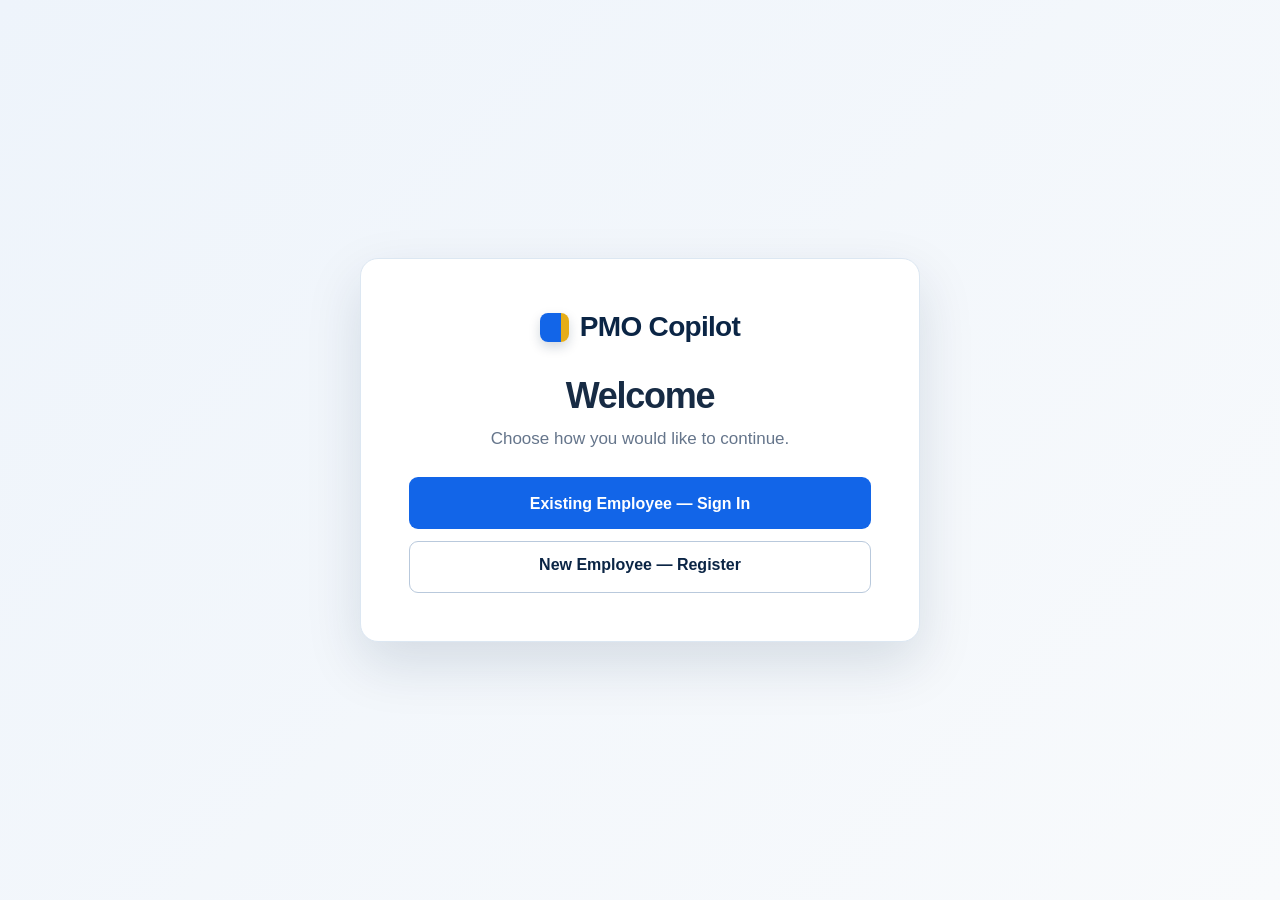
<file: index.html>
<!doctype html>
<html lang="en">
<head>
  <meta charset="utf-8">
  <meta name="viewport" content="width=device-width, initial-scale=1">
  <meta name="description" content="PMO Copilot secure employee and project portal">
  <title>PMO Copilot</title>
  <script>
    const releaseQuery = window.location.search || '?release=96b8d7f';
    const destination = `admin-portal.html${releaseQuery}${window.location.hash}`;
    window.location.replace(destination);
  </script>
</head>
<body>
  <p>Opening <a id="portal-link" href="admin-portal.html">PMO Copilot Portal</a>…</p>
  <script>document.getElementById('portal-link').href = destination;</script>
</body>
</html>
</file>
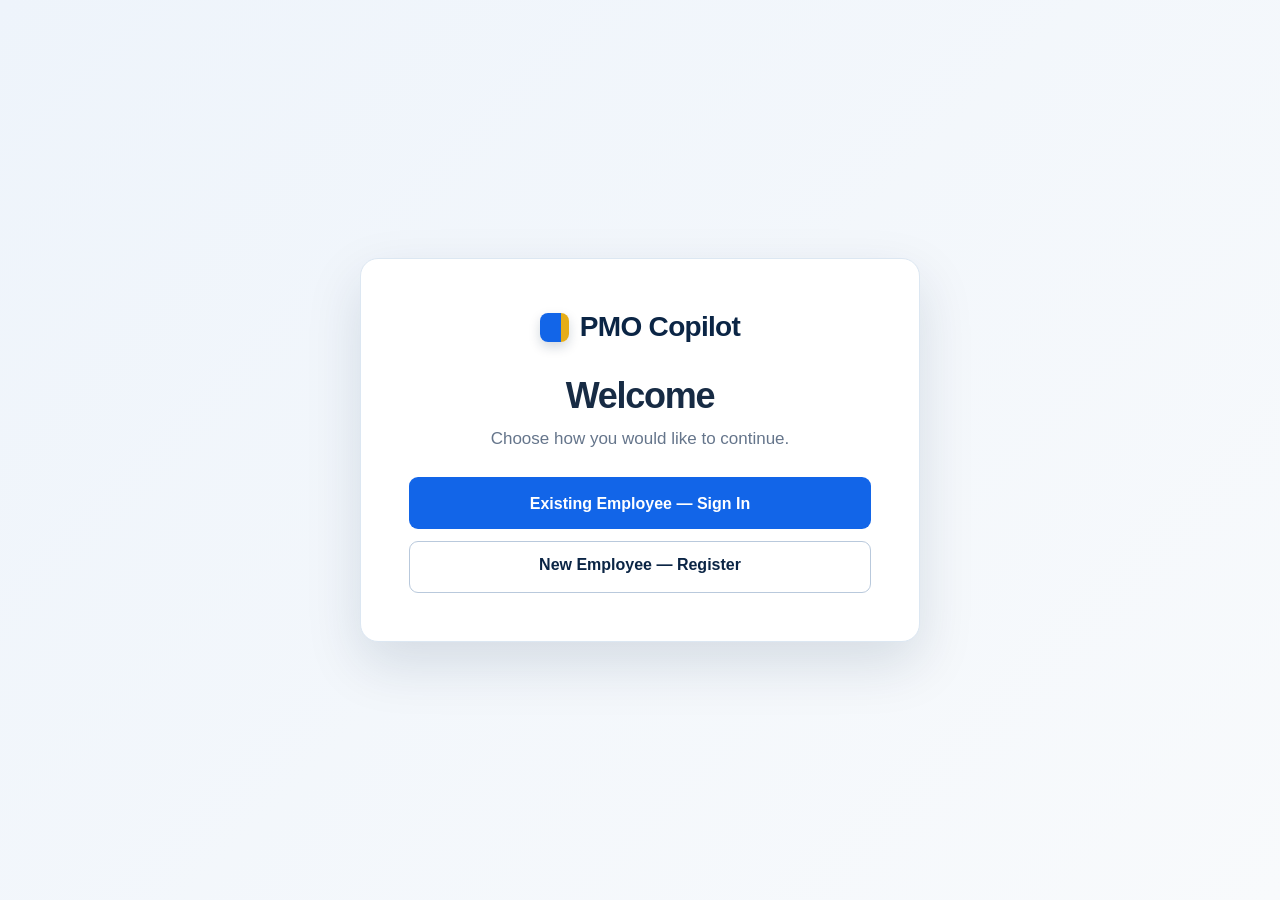
<file: admin-portal.html>
<!doctype html>
<html lang="en">
<head>
  <meta charset="utf-8">
  <meta name="viewport" content="width=device-width,initial-scale=1">
  <title>PMO Copilot Portal</title>
  <link rel="stylesheet" href="portal.css?v=13">
</head>
<body>
  <main id="auth-shell">
    <section id="landing" class="auth-page"><div class="auth-card">
      <div class="wordmark"><span class="brand-mark"></span>PMO Copilot</div>
      <h1>Welcome</h1><p class="auth-intro">Choose how you would like to continue.</p>
      <div class="auth-actions"><button id="show-login">Existing Employee — Sign In</button><a class="button-link secondary" href="PMO-Copilot-Employee-Registration-v2.html">New Employee — Register</a></div>
    </div></section>
    <section id="login" class="auth-page hidden"><div class="auth-card">
      <div class="wordmark"><span class="brand-mark"></span>PMO Copilot</div>
      <h1>Sign in</h1><p class="auth-intro">Use the Employee ID issued during registration and your password.</p>
      <label class="field-label" for="employee-id">Employee ID</label><input id="employee-id" placeholder="PMO-2026-0001" autocomplete="username">
      <label class="field-label" for="password">Password</label><div class="password-wrap"><input id="password" type="password" autocomplete="current-password"><button class="toggle-password" type="button" data-toggle="password">Show</button></div>
      <div class="auth-actions"><button id="sign-in">Sign in</button><button class="secondary" id="forgot">Forgot password?</button></div>
      <div class="recovery-panel hidden" id="recovery-panel"><label class="field-label" for="recovery-email">Work email</label><input id="recovery-email" type="email" autocomplete="email" placeholder="name@company.com"><button id="send-recovery" type="button">Send password reset link</button></div>
      <p id="login-message" class="notice hidden"></p><button class="auth-back" id="back-login" type="button">← Back</button>
    </div></section>
    <section id="create-password" class="auth-page hidden"><div class="auth-card">
      <div class="wordmark"><span class="brand-mark"></span>PMO Copilot</div>
      <h1 id="password-title">Create your password</h1><p class="auth-intro" id="password-welcome">Set a password to complete your account setup.</p><p class="helper" id="password-employee-id" hidden></p>
      <label class="field-label" for="new-password">New password</label><div class="password-wrap"><input id="new-password" type="password" autocomplete="new-password"><button class="toggle-password" type="button" data-toggle="new-password">Show</button></div><p class="strength" id="password-strength">Use at least 8 characters, including a number and a symbol.</p>
      <label class="field-label" for="confirm-password">Confirm password</label><div class="password-wrap"><input id="confirm-password" type="password" autocomplete="new-password"><button class="toggle-password" type="button" data-toggle="confirm-password">Show</button></div>
      <button id="create-password-submit" type="button">Create password &amp; continue</button><p id="password-message" class="notice hidden"></p><button class="auth-back" id="back-create-password" type="button">← Back to sign in</button>
    </div></section>
    <section id="pending" class="auth-page hidden"><div class="auth-card wide-auth">
      <div class="wordmark"><span class="brand-mark"></span>PMO Copilot</div><h1>Account pending approval</h1><p class="auth-intro">Your account is awaiting PMO administrator approval. Project and workforce data remain unavailable until access is activated.</p><button class="auth-back" id="back-pending" type="button">← Back</button>
    </div></section>
  </main>

  <div id="portal" class="portal hidden">
    <header class="topbar">
      <div class="wordmark portal-wordmark"><span class="brand-mark"></span>PMO Copilot</div>
      <div class="top-actions"><button class="icon-button" aria-label="Notifications">●</button><div class="user-chip"><span class="avatar" id="admin-avatar">PU</span><span><strong id="header-name">PMO User</strong><small id="header-role">Administrator</small></span></div><button class="logout-button" id="logout">Log out</button></div>
    </header>
    <aside class="sidebar" aria-label="Portal navigation">
      <button class="nav-item active" data-view="overview"><span>⌂</span>Overview</button>
      <button class="nav-item" data-view="weekly"><span>✎</span>Weekly Update</button>
      <button class="nav-item" data-view="approvals"><span>▣</span>Approval Requests <b class="nav-badge" id="approval-badge">0</b></button>
      <button class="nav-item" data-view="accounts"><span>♙</span>Accounts</button>
      <button class="nav-item" data-view="employees"><span>♟</span>Employees</button>
      <button class="nav-item" data-view="projects"><span>▱</span>Projects</button>
      <button class="nav-item" data-view="reports"><span>▥</span>Reports</button>
      <div class="sidebar-note"><strong>PMO Copilot</strong><small>Secure, role-based project workspace.</small></div>
    </aside>
    <main class="content">
      <div id="global-message" class="notice hidden"></div>
      <section class="portal-view" data-view-panel="overview"><div class="page-head"><div><h1>Overview</h1><p>Account, workforce, and project health at a glance.</p></div><button class="secondary" data-open-view="reports">Create portfolio report</button></div><div id="overview-content"></div></section>
      <section class="portal-view hidden" data-view-panel="approvals"><div class="page-head"><div><h1>Approval Requests</h1><p>Review employee details, assignments, and access before activation.</p></div></div><div id="approval-content"></div></section>
      <section class="portal-view hidden" data-view-panel="accounts"><div class="page-head"><div><h1>Accounts</h1><p>Account access is kept separate from employee availability and project health.</p></div></div><div id="accounts-content"></div></section>
      <section class="portal-view hidden" data-view-panel="employees"><div class="page-head"><div><h1>Employees</h1><p>Availability and update compliance for authorized PMO review.</p></div></div><div id="employees-content"></div></section>
      <section class="portal-view hidden" data-view-panel="projects"><div class="page-head"><div><h1>Projects</h1><p>Responsible engineer, latest update, and delivery status.</p></div></div><div id="projects-content"></div></section>
      <section class="portal-view hidden" data-view-panel="reports"><div class="page-head"><div><h1>Reports</h1><p>Build an on-demand portfolio report and share it with a manager.</p></div></div><div id="reports-content"></div></section>
      <section class="portal-view hidden" data-view-panel="weekly"><div class="page-head"><div><h1>Weekly Update</h1><p>Submit a structured update for an assigned project.</p></div></div><div id="weekly-content"></div></section>
    </main>
  </div>
  <dialog id="review-dialog"><form method="dialog" class="dialog-card"><button class="dialog-close" value="cancel" aria-label="Close">×</button><div id="review-dialog-content"></div></form></dialog>
  <dialog id="work-status-dialog"><form method="dialog" class="dialog-card"><button class="dialog-close" value="cancel" aria-label="Close">×</button><div id="work-status-dialog-content"></div></form></dialog>
  <script type="module" src="portal.js?v=14"></script>
</body>
</html>
</file>
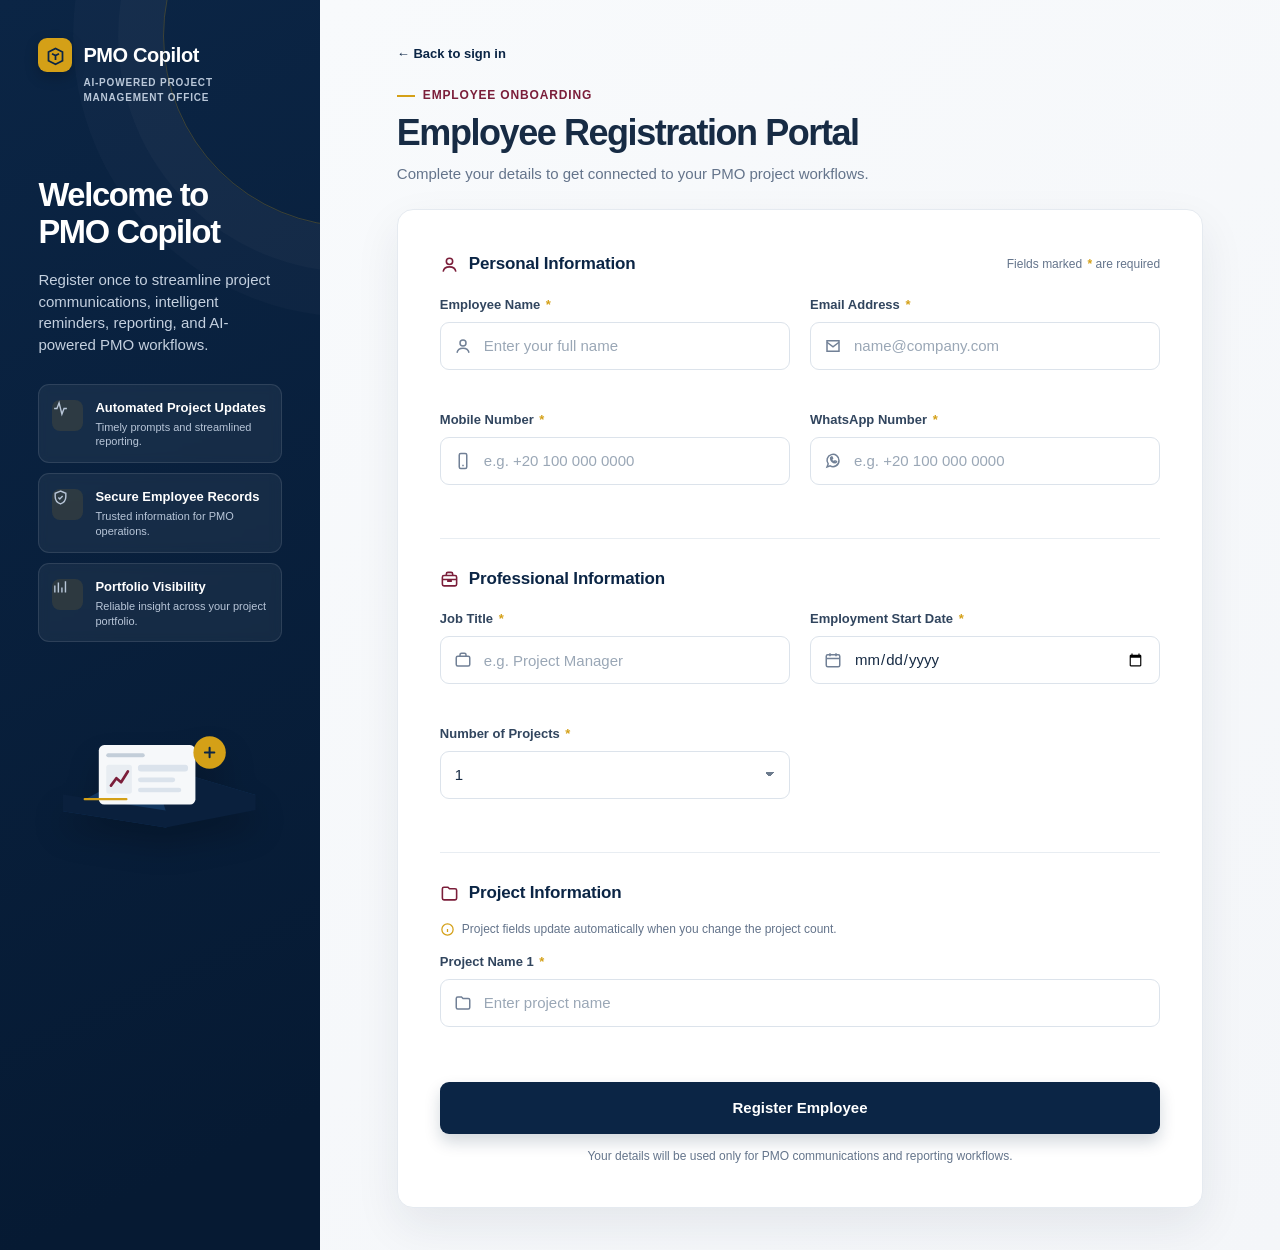
<file: PMO-Copilot-Employee-Registration-v2.html>
<!doctype html>
<html lang="en">
<head>
  <meta charset="utf-8">
  <meta name="viewport" content="width=device-width, initial-scale=1">
  <meta name="description" content="PMO Copilot employee registration portal">
  <title>Employee Registration Portal | PMO Copilot</title>
  <style>
    :root { --navy:#0b2545; --navy-deep:#061a33; --burgundy:#7b1e3a; --gold:#d4a017; --ink:#172b44; --muted:#64748b; --line:#dce3eb; --soft:#f5f7fa; --white:#fff; --danger:#b42318; --success:#147a52; --radius:12px; }
    * { box-sizing:border-box; }
    html { min-width:320px; }
    body { margin:0; min-height:100vh; color:var(--ink); background:var(--soft); font-family:Inter, "Segoe UI", Roboto, Arial, sans-serif; font-size:15px; line-height:1.45; }
    button, input, select { font:inherit; }
    button { cursor:pointer; }
    .page { display:grid; grid-template-columns:minmax(280px, 25%) 1fr; min-height:100vh; }
    .brand-panel { position:relative; overflow:hidden; padding:38px clamp(28px, 3vw, 52px); color:#fff; background:linear-gradient(155deg, var(--navy) 0%, var(--navy-deep) 90%); }
    .brand-panel::after { content:""; position:absolute; width:380px; height:380px; top:-155px; right:-225px; border:1px solid rgba(212,160,23,.25); border-radius:50%; box-shadow:0 0 0 45px rgba(255,255,255,.025), 0 0 0 90px rgba(255,255,255,.018); }
    .brand { position:relative; z-index:1; display:flex; align-items:center; gap:11px; font-size:20px; font-weight:750; letter-spacing:-.02em; }
    .brand-mark { display:grid; place-items:center; width:34px; height:34px; color:var(--navy); background:var(--gold); border-radius:9px; box-shadow:0 5px 14px rgba(0,0,0,.22); }
    .brand-mark svg { width:21px; height:21px; }
    .eyebrow { margin:4px 0 0 45px; color:#b8c6d8; font-size:10px; font-weight:650; letter-spacing:.08em; text-transform:uppercase; }
    .intro { position:relative; z-index:1; margin-top:72px; }
    .intro h1 { max-width:300px; margin:0; font-size:clamp(30px, 2.55vw, 42px); line-height:1.13; letter-spacing:-.04em; }
    .intro > p { max-width:330px; margin:18px 0 28px; color:#c4d0df; font-size:15px; }
    .features { display:grid; gap:10px; }
    .feature { display:flex; gap:12px; align-items:flex-start; padding:13px; border:1px solid rgba(255,255,255,.1); border-radius:11px; background:rgba(255,255,255,.055); backdrop-filter:blur(5px); }
    .feature-icon { display:grid; flex:0 0 auto; place-items:center; width:31px; height:31px; color:var(--gold); border-radius:8px; background:rgba(212,160,23,.12); }
    .feature svg { width:17px; height:17px; }
    .feature strong { display:block; margin-top:1px; font-size:13px; }
    .feature span { display:block; margin-top:2px; color:#b8c6d8; font-size:11px; line-height:1.35; }
    .illustration { position:relative; z-index:1; width:min(100%, 310px); margin:clamp(32px, 8vh, 92px) auto 0; }
    .illustration svg { display:block; width:100%; height:auto; filter:drop-shadow(0 18px 15px rgba(0,0,0,.2)); }
    .form-area { display:flex; justify-content:center; padding:42px clamp(24px, 6vw, 104px); background:linear-gradient(135deg, #f8fafc, #f4f6f9); }
    .form-shell { width:min(100%, 960px); }
    .form-header { margin:3px 0 25px; }
    .return-portal { display:inline-flex; align-items:center; margin:0 0 20px; color:var(--navy); font-size:13px; font-weight:700; text-decoration:none; }
    .return-portal:hover { color:var(--burgundy); text-decoration:underline; }
    .form-header .portal-label { display:flex; align-items:center; gap:8px; margin-bottom:8px; color:var(--burgundy); font-size:12px; font-weight:750; letter-spacing:.07em; text-transform:uppercase; }
    .portal-label::before { width:18px; height:2px; background:var(--gold); content:""; }
    .form-header h2 { margin:0; font-size:clamp(27px, 3vw, 36px); letter-spacing:-.04em; line-height:1.15; }
    .form-header p { margin:9px 0 0; color:var(--muted); }
    .form-card { padding:clamp(24px, 4vw, 42px); border:1px solid #e5eaf0; border-radius:16px; background:var(--white); box-shadow:0 18px 45px rgba(22,43,69,.08); }
    .form-section + .form-section { margin-top:30px; padding-top:28px; border-top:1px solid #e8edf2; }
    .section-heading { display:flex; align-items:center; gap:10px; margin:0 0 19px; color:var(--navy); font-size:17px; font-weight:750; letter-spacing:-.01em; }
    .section-heading svg { width:19px; height:19px; color:var(--burgundy); }
    .section-heading small { margin-left:auto; color:var(--muted); font-size:12px; font-weight:500; letter-spacing:0; }
    .grid { display:grid; grid-template-columns:repeat(2, minmax(0, 1fr)); gap:18px 20px; }
    .field { min-width:0; }
    label { display:block; margin:0 0 7px; color:#31455e; font-size:13px; font-weight:680; }
    .required { margin-left:2px; color:var(--gold); font-weight:800; }
    .input-wrap { position:relative; }
    .input-icon { position:absolute; top:50%; left:14px; width:18px; height:18px; color:#718096; transform:translateY(-50%); pointer-events:none; transition:color .18s; }
    input, select { width:100%; height:48px; padding:0 14px; color:var(--ink); border:1px solid var(--line); border-radius:9px; outline:0; background:#fff; transition:border-color .18s, box-shadow .18s, background .18s; }
    .with-icon { padding-left:43px; }
    select { appearance:none; padding-right:42px; background-image:linear-gradient(45deg, transparent 50%, #6c7b8d 50%),linear-gradient(135deg, #6c7b8d 50%, transparent 50%); background-position:calc(100% - 19px) 20px,calc(100% - 14px) 20px; background-size:5px 5px,5px 5px; background-repeat:no-repeat; }
    input::placeholder { color:#9aa7b6; }
    input:hover, select:hover { border-color:#aebccb; }
    input:focus, select:focus { border-color:var(--burgundy); box-shadow:0 0 0 3px rgba(123,30,58,.12); }
    .field:focus-within .input-icon { color:var(--burgundy); }
    .field.invalid input, .field.invalid select { border-color:var(--danger); background:#fffafa; }
    .error { min-height:18px; margin:5px 0 0; color:var(--danger); font-size:11px; }
    .project-list { display:grid; gap:15px; }
    .project-field { animation:reveal .28s ease both; }
    @keyframes reveal { from { opacity:0; transform:translateY(-8px); } to { opacity:1; transform:translateY(0); } }
    .projects-note { display:flex; align-items:center; gap:7px; margin:-4px 0 15px; color:var(--muted); font-size:12px; }
    .projects-note svg { width:15px; height:15px; color:var(--gold); }
    .submit { width:100%; min-height:52px; margin-top:32px; color:#fff; border:0; border-radius:9px; background:var(--navy); font-weight:730; box-shadow:0 8px 16px rgba(11,37,69,.18); transition:transform .18s, background .18s, box-shadow .18s; }
    .submit:hover:not(:disabled) { background:#133967; transform:translateY(-1px); box-shadow:0 11px 20px rgba(11,37,69,.24); }
    .submit:active:not(:disabled) { transform:translateY(0); }
    .submit:focus-visible { outline:3px solid rgba(212,160,23,.7); outline-offset:3px; }
    .submit:disabled { cursor:wait; opacity:.82; }
    .submission-error { display:none; margin:14px 0 0; padding:11px 13px; color:var(--danger); border:1px solid rgba(180,35,24,.22); border-radius:8px; background:#fff7f6; font-size:13px; }
    .submission-error.visible { display:block; animation:reveal .22s ease; }
    .spinner { display:inline-block; width:15px; height:15px; margin-right:8px; vertical-align:-2px; border:2px solid rgba(255,255,255,.45); border-top-color:#fff; border-radius:50%; animation:spin .75s linear infinite; }
    @keyframes spin { to { transform:rotate(360deg); } }
    .form-note { margin:14px 0 0; color:var(--muted); font-size:12px; text-align:center; }
    .success { display:none; padding:50px 24px; text-align:center; }
    .success.visible { display:block; animation:reveal .35s ease; }
    .success-icon { display:grid; place-items:center; width:62px; height:62px; margin:0 auto 20px; color:#fff; border-radius:50%; background:var(--success); box-shadow:0 9px 22px rgba(20,122,82,.24); }
    .success-icon svg { width:32px; height:32px; }
    .success h3 { margin:0; color:var(--navy); font-size:25px; letter-spacing:-.03em; }
    .success p { max-width:440px; margin:11px auto 25px; color:var(--muted); }
    .new-registration { padding:11px 18px; color:var(--navy); border:1px solid #b8c4d1; border-radius:8px; background:#fff; font-weight:700; }
    .new-registration:hover { border-color:var(--navy); background:#f7f9fc; }
    [hidden] { display:none !important; }
    @media (max-width:900px) { .page { grid-template-columns:1fr; } .brand-panel { min-height:auto; padding-bottom:32px; } .intro { margin-top:42px; } .illustration { display:none; } .form-area { padding-top:38px; } }
    @media (max-width:560px) { .brand-panel { padding:26px 22px; } .intro { margin-top:34px; } .intro h1 { font-size:29px; } .features { grid-template-columns:1fr; } .form-area { padding:28px 16px; } .form-card { padding:23px 18px; border-radius:12px; } .grid { grid-template-columns:1fr; gap:14px; } .form-section + .form-section { margin-top:25px; padding-top:24px; } .section-heading small { display:none; } }
    @media (prefers-reduced-motion:reduce) { *,*::before,*::after { scroll-behavior:auto !important; animation-duration:.01ms !important; transition-duration:.01ms !important; } }
  </style>
</head>
<body>
  <main class="page">
    <aside class="brand-panel" aria-label="About PMO Copilot">
      <div class="brand"><span class="brand-mark" aria-hidden="true"><svg viewBox="0 0 24 24" fill="none" stroke="currentColor" stroke-width="2"><path d="M4 18V8l8-4 8 4v10l-8 4-8-4Z"/><path d="m8 10 4 2 4-2m-4 2v5"/></svg></span>PMO Copilot</div>
      <p class="eyebrow">AI-Powered Project Management Office</p>
      <section class="intro"><h1>Welcome to PMO Copilot</h1><p>Register once to streamline project communications, intelligent reminders, reporting, and AI-powered PMO workflows.</p>
        <div class="features">
          <div class="feature"><span class="feature-icon"><svg viewBox="0 0 24 24" fill="none" stroke="currentColor" stroke-width="2"><path d="M3 12h4l3-8 4 16 3-8h4"/></svg></span><div><strong>Automated Project Updates</strong><span>Timely prompts and streamlined reporting.</span></div></div>
          <div class="feature"><span class="feature-icon"><svg viewBox="0 0 24 24" fill="none" stroke="currentColor" stroke-width="2"><path d="M12 3 4.5 6v5c0 5 3.2 8.5 7.5 10 4.3-1.5 7.5-5 7.5-10V6L12 3Z"/><path d="m9 12 2 2 4-4"/></svg></span><div><strong>Secure Employee Records</strong><span>Trusted information for PMO operations.</span></div></div>
          <div class="feature"><span class="feature-icon"><svg viewBox="0 0 24 24" fill="none" stroke="currentColor" stroke-width="2"><path d="M4 19V9m5 10V5m5 14v-7m5 7V3"/></svg></span><div><strong>Portfolio Visibility</strong><span>Reliable insight across your project portfolio.</span></div></div>
        </div>
      </section>
      <div class="illustration" aria-hidden="true"><svg viewBox="0 0 360 180" fill="none"><path d="M37 144 167 74l155 46-133 48L37 144Z" fill="#12365f"/><path d="m167 74 155 46v22l-133 26v-25L37 119v25l152 24v-25" fill="#0a203d"/><rect x="90" y="46" width="143" height="88" rx="8" fill="#f6f8fa"/><rect x="101" y="58" width="57" height="6" rx="3" fill="#c3ced9"/><rect x="101" y="75" width="38" height="43" rx="4" fill="#e8edf2"/><path d="M108 106l8-11 7 6 10-16" stroke="#7b1e3a" stroke-width="4" stroke-linecap="round" stroke-linejoin="round"/><rect x="148" y="75" width="74" height="10" rx="4" fill="#dbe3ec"/><rect x="148" y="94" width="55" height="7" rx="3.5" fill="#dbe3ec"/><rect x="148" y="109" width="64" height="7" rx="3.5" fill="#dbe3ec"/><circle cx="254" cy="57" r="24" fill="#d4a017"/><path d="M247 57h14m-7-7v14" stroke="#0b2545" stroke-width="3" stroke-linecap="round"/><path d="M69 126h62" stroke="#d4a017" stroke-width="3" stroke-linecap="round"/></svg></div>
    </aside>
    <section class="form-area" aria-labelledby="page-title"><div class="form-shell">
      <a class="return-portal" href="admin-portal.html">← Back to sign in</a>
      <header class="form-header"><div class="portal-label">Employee onboarding</div><h2 id="page-title">Employee Registration Portal</h2><p>Complete your details to get connected to your PMO project workflows.</p></header>
      <div class="form-card">
        <form id="registration-form" novalidate>
          <section class="form-section" aria-labelledby="personal-title"><h3 class="section-heading" id="personal-title"><svg viewBox="0 0 24 24" fill="none" stroke="currentColor" stroke-width="2"><circle cx="12" cy="8" r="4"/><path d="M4 21c.7-4 3.3-6 8-6s7.3 2 8 6"/></svg>Personal Information<small>Fields marked <span class="required">*</span> are required</small></h3>
            <div class="grid">
              <div class="field"><label for="name">Employee Name <span class="required">*</span></label><div class="input-wrap"><svg class="input-icon" viewBox="0 0 24 24" fill="none" stroke="currentColor" stroke-width="2"><circle cx="12" cy="8" r="4"/><path d="M4 21c.7-4 3.3-6 8-6s7.3 2 8 6"/></svg><input class="with-icon" id="name" name="name" type="text" autocomplete="name" placeholder="Enter your full name" required></div><p class="error" id="name-error"></p></div>
              <div class="field"><label for="email">Email Address <span class="required">*</span></label><div class="input-wrap"><svg class="input-icon" viewBox="0 0 24 24" fill="none" stroke="currentColor" stroke-width="2"><path d="M4 5h16v14H4z"/><path d="m4 7 8 6 8-6"/></svg><input class="with-icon" id="email" name="email" type="email" autocomplete="email" placeholder="name@company.com" required></div><p class="error" id="email-error"></p></div>
              <div class="field"><label for="mobile">Mobile Number <span class="required">*</span></label><div class="input-wrap"><svg class="input-icon" viewBox="0 0 24 24" fill="none" stroke="currentColor" stroke-width="2"><rect x="7" y="2" width="10" height="20" rx="2"/><path d="M11 18h2"/></svg><input class="with-icon" id="mobile" name="mobile" type="tel" inputmode="tel" autocomplete="tel" placeholder="e.g. +20 100 000 0000" required></div><p class="error" id="mobile-error"></p></div>
              <div class="field"><label for="whatsapp">WhatsApp Number <span class="required">*</span></label><div class="input-wrap"><svg class="input-icon" viewBox="0 0 24 24" fill="none" stroke="currentColor" stroke-width="2"><path d="M20 11.5a8 8 0 0 1-11.8 7L4 20l1.6-4.1A8 8 0 1 1 20 11.5Z"/><path d="M9 8.5c.2 2 2.3 4.1 4.5 4.5l1.2-1.2 1.8.7c.2.1.3.4.2.6-.3.8-1 1.3-1.8 1.3-3.1 0-6.1-3-6.1-6.1 0-.8.5-1.5 1.3-1.8.2-.1.5 0 .6.2l.7 1.8L10.2 10"/></svg><input class="with-icon" id="whatsapp" name="whatsapp" type="tel" inputmode="tel" placeholder="e.g. +20 100 000 0000" required></div><p class="error" id="whatsapp-error"></p></div>
            </div></section>
          <section class="form-section" aria-labelledby="professional-title"><h3 class="section-heading" id="professional-title"><svg viewBox="0 0 24 24" fill="none" stroke="currentColor" stroke-width="2"><rect x="3" y="7" width="18" height="13" rx="2"/><path d="M8 7V5a2 2 0 0 1 2-2h4a2 2 0 0 1 2 2v2m-13 5h18M10 12v2h4v-2"/></svg>Professional Information</h3>
            <div class="grid"><div class="field"><label for="job-title">Job Title <span class="required">*</span></label><div class="input-wrap"><svg class="input-icon" viewBox="0 0 24 24" fill="none" stroke="currentColor" stroke-width="2"><rect x="3" y="7" width="18" height="13" rx="2"/><path d="M8 7V5a2 2 0 0 1 2-2h4a2 2 0 0 1 2 2v2"/></svg><input class="with-icon" id="job-title" name="jobTitle" type="text" autocomplete="organization-title" placeholder="e.g. Project Manager" required></div><p class="error" id="job-title-error"></p></div>
            <div class="field"><label for="employment-start-date">Employment Start Date <span class="required">*</span></label><div class="input-wrap"><svg class="input-icon" viewBox="0 0 24 24" fill="none" stroke="currentColor" stroke-width="2"><rect x="3" y="5" width="18" height="16" rx="2"/><path d="M16 3v4M8 3v4M3 10h18"/></svg><input class="with-icon" id="employment-start-date" name="employmentStartDate" type="date" required></div><p class="error" id="employment-start-date-error"></p></div>
            <div class="field"><label for="project-count">Number of Projects <span class="required">*</span></label><select id="project-count" name="projectCount" required aria-describedby="project-count-error"></select><p class="error" id="project-count-error"></p></div></div>
          </section>
          <section class="form-section" aria-labelledby="projects-title"><h3 class="section-heading" id="projects-title"><svg viewBox="0 0 24 24" fill="none" stroke="currentColor" stroke-width="2"><path d="M3 6a2 2 0 0 1 2-2h5l2 2h7a2 2 0 0 1 2 2v10a2 2 0 0 1-2 2H5a2 2 0 0 1-2-2V6Z"/></svg>Project Information</h3><p class="projects-note"><svg viewBox="0 0 24 24" fill="none" stroke="currentColor" stroke-width="2"><circle cx="12" cy="12" r="9"/><path d="M12 11v5m0-8h.01"/></svg>Project fields update automatically when you change the project count.</p><div class="project-list" id="project-list"></div></section>
          <button class="submit" id="submit-button" type="submit">Register Employee</button><p class="submission-error" id="submission-error" role="alert"></p><p class="form-note">Your details will be used only for PMO communications and reporting workflows.</p>
        </form>
        <section class="success" id="success-message" aria-live="polite" tabindex="-1"><div class="success-icon"><svg viewBox="0 0 24 24" fill="none" stroke="currentColor" stroke-width="2.5"><path d="m5 12 4 4L19 6"/></svg></div><h3>Employee Registered Successfully</h3><p id="success-copy">Your employee information has been submitted successfully. You are now ready to receive PMO project communications.</p><p id="employee-id" hidden></p><button class="new-registration" id="new-registration" type="button">Register another employee</button></section>
      </div>
    </div></section>
  </main>
  <script>
    (() => {
      'use strict';
      const WEBHOOK_URL = 'https://ipapyfeuwcecjfkhkqfz.supabase.co/functions/v1/register-employee';
      const SUPABASE_PUBLISHABLE_KEY = 'sb_publishable_90sFNIyh6JvfADbDyPGWHg_pkJ4Bkd-';
      const form = document.querySelector('#registration-form');
      const count = document.querySelector('#project-count');
      const projectList = document.querySelector('#project-list');
      const submitButton = document.querySelector('#submit-button');
      const success = document.querySelector('#success-message');
      const submissionError = document.querySelector('#submission-error');
      const employeeId = document.querySelector('#employee-id');
      const successCopy = document.querySelector('#success-copy');
      const egyptianMobileError = 'Enter a valid Egyptian mobile number: 01XXXXXXXXX or +20 1XXXXXXXXX.';
      const emailPattern = /^[^\s@]+@[^\s@]+\.[^\s@]+$/;
      for (let value = 1; value <= 20; value += 1) count.add(new Option(value, value, value === 1, value === 1));
      function setFieldError(input, message) { const field = input.closest('.field'); const error = document.querySelector(`#${input.id}-error`); field.classList.toggle('invalid', Boolean(message)); input.setAttribute('aria-invalid', Boolean(message)); if (error) error.textContent = message; }
      function normalizeEgyptianMobile(value) { const arabicDigits = { '٠':'0','١':'1','٢':'2','٣':'3','٤':'4','٥':'5','٦':'6','٧':'7','٨':'8','٩':'9' }; const cleaned = String(value || '').replace(/[٠-٩]/g, digit => arabicDigits[digit]).replace(/[\s()\-]/g, ''); if (/^01[0125]\d{8}$/.test(cleaned)) return cleaned; const international = cleaned.match(/^\+?20(1[0125]\d{8})$/); return international ? `0${international[1]}` : ''; }
      function validateInput(input) { const value = input.value.trim(); let message = ''; if (!value) message = 'This field is required.'; else if (input.type === 'email' && !emailPattern.test(value)) message = 'Enter a valid email address.'; else if ((input.id === 'mobile' || input.id === 'whatsapp') && !normalizeEgyptianMobile(value)) message = egyptianMobileError; setFieldError(input, message); return !message; }
      function createProjects() { const previous = [...projectList.querySelectorAll('input')].map(input => input.value); const total = Number(count.value); projectList.innerHTML = ''; for (let i = 1; i <= total; i += 1) { const field = document.createElement('div'); field.className = 'field project-field'; field.innerHTML = `<label for="project-${i}">Project Name ${i} <span class="required">*</span></label><div class="input-wrap"><svg class="input-icon" viewBox="0 0 24 24" fill="none" stroke="currentColor" stroke-width="2"><path d="M3 6a2 2 0 0 1 2-2h5l2 2h7a2 2 0 0 1 2 2v10a2 2 0 0 1-2 2H5a2 2 0 0 1-2-2V6Z"/></svg><input class="with-icon" id="project-${i}" name="project-${i}" type="text" placeholder="Enter project name" required value="${escapeHtml(previous[i - 1] || '')}"></div><p class="error" id="project-${i}-error"></p>`; projectList.append(field); } }
      function escapeHtml(value) { const node = document.createElement('span'); node.textContent = value; return node.innerHTML; }
      function showSubmissionError(message) { submissionError.textContent = message; submissionError.classList.add('visible'); }
      function resetView() { form.reset(); count.value = '1'; document.querySelectorAll('.field').forEach(field => field.classList.remove('invalid')); document.querySelectorAll('.error').forEach(error => error.textContent = ''); submissionError.textContent = ''; submissionError.classList.remove('visible'); successCopy.textContent = 'Your employee information has been submitted successfully. You are now ready to receive PMO project communications.'; employeeId.textContent = ''; employeeId.hidden = true; createProjects(); success.classList.remove('visible'); form.hidden = false; document.querySelector('#name').focus(); }
      count.addEventListener('change', createProjects);
      form.addEventListener('input', event => { if (event.target.matches('input')) validateInput(event.target); });
      form.addEventListener('submit', async event => { event.preventDefault(); submissionError.textContent = ''; submissionError.classList.remove('visible'); const fields = [...form.querySelectorAll('input[required], select[required]')]; const valid = fields.map(validateInput).every(Boolean); if (!valid) { form.querySelector('.invalid input, .invalid select').focus(); return; } const payload = { employeeName: document.querySelector('#name').value.trim(), email: document.querySelector('#email').value.trim(), mobile: normalizeEgyptianMobile(document.querySelector('#mobile').value), whatsapp: normalizeEgyptianMobile(document.querySelector('#whatsapp').value), jobTitle: document.querySelector('#job-title').value.trim(), employmentStartDate: document.querySelector('#employment-start-date').value, projects: [...projectList.querySelectorAll('input')].map(input => ({ projectName: input.value.trim() })) }; submitButton.disabled = true; submitButton.innerHTML = '<span class="spinner"></span>Registering...'; try { const response = await fetch(WEBHOOK_URL, { method: 'POST', headers: { 'Content-Type': 'application/json', apikey: SUPABASE_PUBLISHABLE_KEY }, body: JSON.stringify(payload) }); let responseData = {}; try { responseData = await response.json(); } catch (_) { /* The function returned no JSON body. */ } if (!response.ok) throw new Error(responseData.message || responseData.error || `Request failed with status ${response.status}`); if (responseData.success !== true) { showSubmissionError(responseData.message || responseData.error || 'We could not submit your registration. Please try again.'); return; } successCopy.textContent = responseData.message || 'Registration completed successfully'; if (responseData.employeeId) { employeeId.textContent = `Your Employee ID is: ${responseData.employeeId}`; employeeId.hidden = false; } form.hidden = true; success.classList.add('visible'); success.focus(); } catch (error) { showSubmissionError(error.message || 'We could not submit your registration. Please check your connection and try again.'); } finally { submitButton.disabled = false; submitButton.textContent = 'Register Employee'; } });
      document.querySelector('#new-registration').addEventListener('click', resetView);
      createProjects();
    })();
  </script>
</body>
</html>
</file>
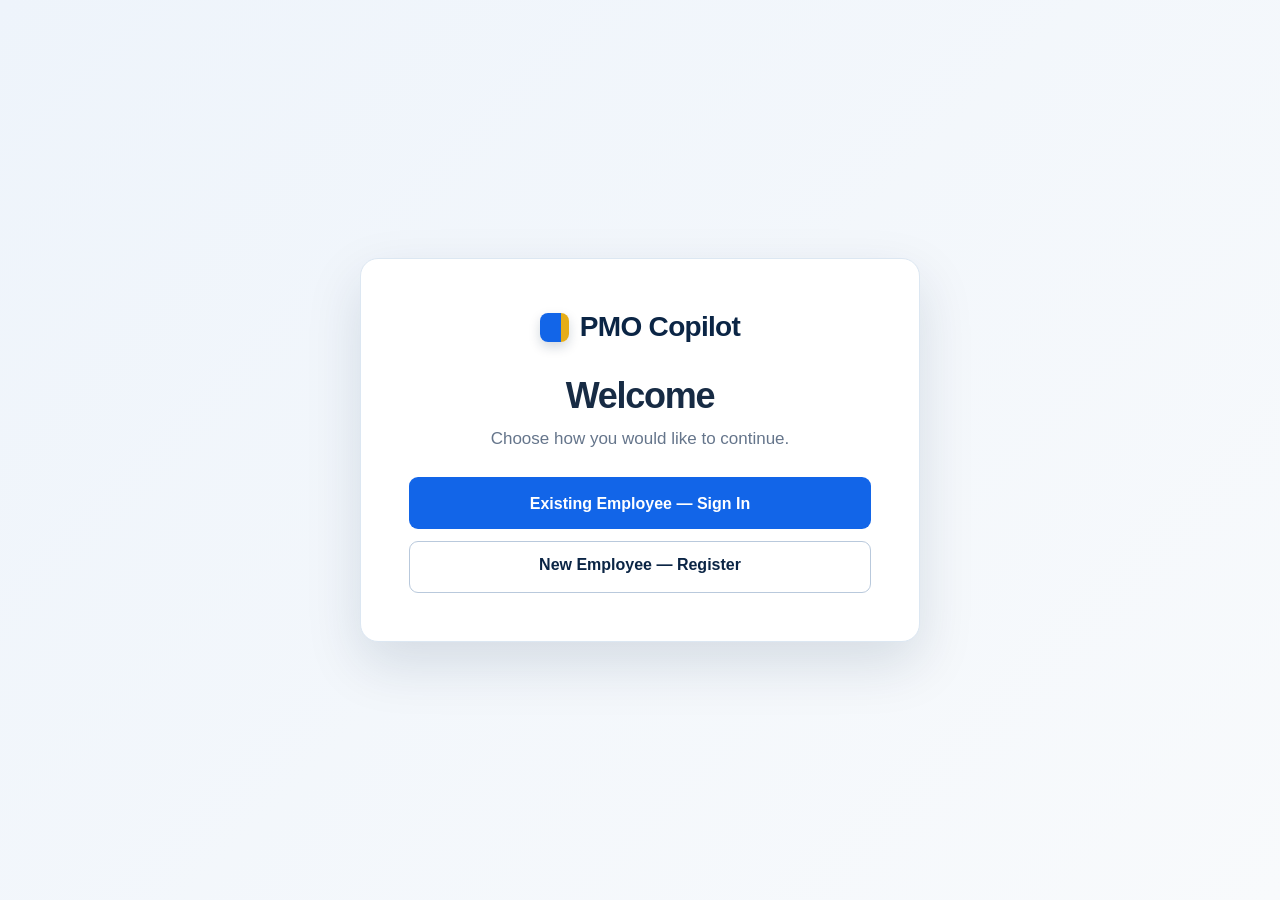
<file: portal.html>
<!doctype html>
<script>location.replace('admin-portal.html'+location.search+location.hash)</script>
<html lang="en"><head><meta charset="utf-8"><meta name="viewport" content="width=device-width,initial-scale=1"><title>PMO Copilot Portal</title><style>
:root{--navy:#0b2545;--blue:#1769c2;--blue-dark:#10579f;--wine:#7b1e3a;--gold:#d4a017;--ink:#172b44;--muted:#64748b;--soft:#f5f7fa;--line:#dce3eb;--danger:#b42318}*{box-sizing:border-box}body{margin:0;font:15px/1.45 Inter,Segoe UI,Arial;color:var(--ink);background:linear-gradient(135deg,#eef4fb,#f7f9fc)}header{padding:18px 5vw;background:var(--navy);color:white;display:flex;justify-content:space-between;align-items:center}main{max-width:1120px;margin:34px auto;padding:0 20px}.card{background:#fff;border:1px solid var(--line);border-radius:14px;padding:26px;box-shadow:0 12px 32px #0b254512;margin-bottom:20px}h1,h2,h3{margin-top:0}button{background:var(--navy);color:#fff;border:0;border-radius:8px;padding:11px 16px;font-weight:700;cursor:pointer}button.secondary{color:var(--navy);background:white;border:1px solid var(--line)}input,select,textarea{width:100%;padding:11px;border:1px solid var(--line);border-radius:8px;margin:5px 0 14px;font:inherit}.grid{display:grid;grid-template-columns:repeat(2,minmax(0,1fr));gap:16px}.notice{padding:12px;border-radius:8px;margin:12px 0}.error{background:#fff4f3;color:var(--danger)}.ok{background:#effaf4;color:#147a52}.hidden{display:none!important}table{width:100%;border-collapse:collapse}th,td{text-align:left;padding:10px;border-bottom:1px solid var(--line)}.pill{padding:3px 8px;border-radius:999px;background:#eef2f7;font-size:12px}.auth-page{min-height:100vh;display:grid;place-items:center;padding:28px 20px}.auth-card{width:min(100%,460px);padding:38px;border:1px solid #dce7f2;border-radius:18px;background:#fff;box-shadow:0 22px 55px rgba(11,37,69,.13)}.wordmark{display:flex;align-items:center;justify-content:center;gap:9px;margin-bottom:28px;color:var(--navy);font-size:22px;font-weight:800}.wordmark::before{content:"";width:12px;height:30px;border-radius:4px;background:linear-gradient(var(--blue),var(--navy));box-shadow:16px 0 0 -4px var(--gold)}.auth-card h1{margin:0 0 8px;text-align:center;font-size:28px;letter-spacing:-.03em}.auth-intro{text-align:center;color:var(--muted);margin:0 0 25px}.auth-actions{display:grid;gap:12px}.auth-actions button,.primary-action{width:100%;min-height:48px;background:var(--blue);color:#fff}.auth-actions button:hover,.primary-action:hover{background:var(--blue-dark)}.auth-actions button.secondary{background:#fff;color:var(--navy);border:1px solid var(--blue)}.auth-actions button.secondary:hover{background:#eef5fd;color:var(--navy)}.auth-back{margin-top:16px;width:100%;background:#fff!important;color:var(--navy)!important;border:1px solid var(--blue)!important}.field-label{display:block;color:#31455e;font-size:13px;font-weight:700}.password-wrap{position:relative}.password-wrap input{padding-right:49px}.toggle-password{position:absolute;right:8px;top:10px;padding:6px 8px;color:var(--blue);background:transparent;border:0;font-size:12px}.strength{margin:-4px 0 15px;font-size:12px;color:var(--muted)}.strength strong{color:var(--blue)}.helper{margin:-4px 0 16px;color:var(--muted);font-size:12px}.recovery-panel{margin-top:14px;padding-top:14px;border-top:1px solid var(--line)}@media(max-width:680px){.grid{grid-template-columns:1fr}table{font-size:12px}header{padding:15px 20px}.auth-page{padding:18px}.auth-card{padding:28px 22px;border-radius:14px}}
.wordmark{gap:11px}.wordmark::before{width:29px;height:29px;flex:0 0 29px;border-radius:8px;background:linear-gradient(90deg,var(--blue) 0 72%,var(--gold) 72% 100%);box-shadow:0 5px 12px rgba(11,37,69,.18)}
html{-webkit-text-size-adjust:100%}body{font-size:clamp(16px,calc(15px + .25vw),18px)}.auth-card{width:min(100%,560px);padding:clamp(30px,4vw,48px)}.wordmark{font-size:clamp(24px,2vw,30px)}.auth-card h1{font-size:clamp(30px,3vw,40px);line-height:1.18}.auth-intro{font-size:clamp(16px,1.1vw,19px);line-height:1.55}.field-label{font-size:15px}button,input,select,textarea{font-size:16px}.auth-actions button,.primary-action,.auth-back{min-height:52px;font-size:16px}.strength,.helper{font-size:14px}.card h1{font-size:clamp(28px,2.5vw,38px)}.card h2{font-size:clamp(24px,2vw,32px)}#pending .auth-card{width:min(100%,650px)}#pending .auth-intro{max-width:540px;margin-left:auto;margin-right:auto}@media(max-width:680px){body{font-size:16px}.auth-page{min-height:100dvh;padding:16px}.auth-card{width:100%;padding:28px 22px}.wordmark{font-size:24px;margin-bottom:24px}.auth-card h1{font-size:clamp(27px,8vw,32px)}.auth-intro{font-size:16px}table{font-size:14px}}
</style></head><body><header id="app-header" class="hidden"><strong>PMO Copilot</strong><button class="secondary hidden" id="logout">Log out</button></header><main id="app-main">
<section id="landing" class="auth-page"><div class="auth-card"><div class="wordmark">PMO Copilot</div><h1>Welcome</h1><p class="auth-intro">Choose how you would like to continue.</p><div class="auth-actions"><button id="show-login">Existing Employee — Sign In</button><a href="index.html"><button class="secondary">New Employee — Register</button></a></div></div></section>
<section id="login" class="auth-page hidden"><div class="auth-card"><div class="wordmark">PMO Copilot</div><h1>Sign in</h1><p class="auth-intro">Use the Employee ID issued during registration and your password.</p><label class="field-label" for="employee-id">Employee ID</label><input id="employee-id" placeholder="PMO-2026-0001" autocomplete="username"><label class="field-label" for="password">Password</label><div class="password-wrap"><input id="password" type="password" autocomplete="current-password"><button class="toggle-password" type="button" data-toggle="password">Show</button></div><div class="auth-actions"><button id="sign-in">Sign in</button><button class="secondary" id="forgot">Forgot password?</button></div><div class="recovery-panel hidden" id="recovery-panel"><label class="field-label" for="recovery-email">Work email</label><input id="recovery-email" type="email" autocomplete="email" placeholder="name@company.com"><button class="primary-action" id="send-recovery" type="button">Send password reset link</button></div><p id="login-message" class="notice hidden"></p><button class="auth-back" id="back-login" type="button">← Back</button></div></section>
<section id="create-password" class="auth-page hidden"><div class="auth-card"><div class="wordmark">PMO Copilot</div><h1>Create your password</h1><p class="auth-intro" id="password-welcome">Set a password to complete your account setup.</p><p class="helper" id="password-employee-id" hidden></p><label class="field-label" for="new-password">New password</label><div class="password-wrap"><input id="new-password" type="password" autocomplete="new-password"><button class="toggle-password" type="button" data-toggle="new-password">Show</button></div><p class="strength" id="password-strength">Use at least 8 characters, including a number and a symbol.</p><label class="field-label" for="confirm-password">Confirm password</label><div class="password-wrap"><input id="confirm-password" type="password" autocomplete="new-password"><button class="toggle-password" type="button" data-toggle="confirm-password">Show</button></div><button class="primary-action" id="create-password-submit" type="button">Create password &amp; continue</button><p id="password-message" class="notice hidden"></p><button class="auth-back" id="back-create-password" type="button">← Back to sign in</button></div></section>
<section id="pending" class="auth-page hidden"><div class="auth-card"><div class="wordmark">PMO Copilot</div><h1>Account pending approval</h1><p class="auth-intro">Your account is awaiting PMO administrator approval. Project and workforce data remain unavailable until access is activated.</p><button class="auth-back" id="back-pending" type="button">← Back</button></div></section>
<section id="dashboard" class="hidden"><div class="card"><h1 id="welcome"></h1><p id="role"></p></div><section id="weekly-updates-screen"><section id="engineer" class="hidden"><div class="card"><h2>Weekly Updates</h2><p>Week starting <strong id="week"></strong></p><div class="grid"><label>Assigned project<select id="project"></select></label><label>Planned progress %<input id="planned" type="number" min="0" max="100"></label><label>Actual progress %<input id="actual" type="number" min="0" max="100"></label><label>Status<select id="status"><option value="on_track">On track</option><option value="at_risk">At risk</option><option value="delayed">Delayed</option><option value="completed">Completed</option><option value="not_started">Not started</option></select></label><label>Priority<select id="priority"><option value="low">Low</option><option value="medium" selected>Medium</option><option value="high">High</option><option value="critical">Critical</option></select></label><label>Target date<input id="target" type="date"></label></div><label>Challenge<textarea id="challenge"></textarea></label><label>Risk<textarea id="risk"></textarea></label><label>Next action<textarea id="action" required></textarea></label><label><input id="intervention" type="checkbox" style="width:auto"> Manager intervention required</label><label>Intervention details<textarea id="intervention-details"></textarea></label><label>Completed exception (required if completed below 100%)<textarea id="exception"></textarea></label><button id="submit-update">Submit weekly update</button><p id="update-message" class="notice hidden"></p></div></section><section id="audit-history-screen" class="hidden"><div class="card"><h2>Audit History</h2><div id="my-updates"></div></div></section></section><section id="projects-screen" class="hidden"><div class="card"><h2>Projects</h2><div id="portfolio"></div></div><div class="card" id="project-assignment-card"><h2>Project Assignment</h2><label>Project<select id="assign-project"></select></label><label>Responsible engineer<select id="assign-engineer"></select></label><button id="assign">Assign engineer</button><p id="admin-message" class="notice hidden"></p></div></section><section id="employees-screen" class="hidden"><div class="card"><h2>Employees</h2><p>Account approval and role assignment are managed here; project health is shown only in Projects and Weekly Updates.</p><div id="employees"></div></div></section></section>
</main><script type="module">
import { createClient } from 'https://esm.sh/@supabase/supabase-js@2.95.0';
const URL='https://ipapyfeuwcecjfkhkqfz.supabase.co', KEY='sb_publishable_90sFNIyh6JvfADbDyPGWHg_pkJ4Bkd-'; const sb=createClient(URL,KEY); const $=id=>document.getElementById(id), show=(id,on=true)=>$(id).classList.toggle('hidden',!on); let me; const authViews=['landing','login','create-password','pending'];
const monday=()=>{const d=new Date();const day=d.getDay()||7;d.setDate(d.getDate()-day+1);return d.toISOString().slice(0,10)}; $('week').textContent=monday();
$('show-login').onclick=()=>openAuthView('login'); $('logout').onclick=async()=>{await sb.auth.signOut();clearCallbackUrl();openAuthView('landing')};
function msg(id,text,good=false){const e=$(id);e.textContent=text;e.className='notice '+(good?'ok':'error');}
$('back-login').onclick=()=>openAuthView('landing'); $('back-pending').onclick=async()=>{await sb.auth.signOut();clearCallbackUrl();openAuthView('landing')}; $('back-create-password').onclick=async()=>{await sb.auth.signOut();clearCallbackUrl();openAuthView('login')};
document.querySelectorAll('.toggle-password').forEach(button=>button.onclick=()=>{const input=$(button.dataset.toggle);const visible=input.type==='text';input.type=visible?'password':'text';button.textContent=visible?'Show':'Hide'});
function clearCallbackUrl(){history.replaceState({},document.title,location.pathname)}
function openAuthView(id){authViews.forEach(view=>show(view,view===id));show('dashboard',false);show('app-header',false);$('app-main').style.maxWidth='none';$('app-main').style.margin='0';$('app-main').style.padding='0';if(id==='login')$('employee-id').focus()}
function showPasswordMessage(text,good=false){msg('password-message',text,good)}
function passwordIsStrong(value){return value.length>=8&&/\d/.test(value)&&/[^\w\s]/.test(value)}
function updateStrength(){const value=$('new-password').value;const status=$('password-strength');if(!value){status.innerHTML='Use at least 8 characters, including a number and a symbol.';return}status.innerHTML=passwordIsStrong(value)?'<strong>Strong password</strong> — requirements met.':'Use at least 8 characters, including a number and a symbol.'}
$('new-password').oninput=updateStrength;
$('sign-in').onclick=async()=>{msg('login-message','Signing in…',true);try{const r=await fetch(URL+'/functions/v1/employee-login',{method:'POST',headers:{'Content-Type':'application/json','apikey':KEY},body:JSON.stringify({employeeId:$('employee-id').value,password:$('password').value})});const d=await r.json();if(!d.success){msg('login-message',d.message);if(d.status==='pending')openAuthView('pending');return}await sb.auth.setSession(d.session);await load()}catch{msg('login-message','Unable to sign in. Please try again.')}};
$('forgot').onclick=()=>show('recovery-panel');
$('send-recovery').onclick=async()=>{const email=$('recovery-email').value.trim();if(!email){msg('login-message','Enter your work email address.');return}const redirectTo=`${location.origin}${location.pathname}`;const {error}=await sb.auth.resetPasswordForEmail(email,{redirectTo});msg('login-message',error?'Unable to send reset email.':'If the account exists, a reset link was sent.',!error)};
$('create-password-submit').onclick=async()=>{const password=$('new-password').value,confirm=$('confirm-password').value;if(!passwordIsStrong(password)){showPasswordMessage('Use at least 8 characters, including a number and a symbol.');return}if(password!==confirm){showPasswordMessage('Passwords do not match.');return}$('create-password-submit').disabled=true;$('create-password-submit').textContent='Saving password…';const {error}=await sb.auth.updateUser({password});if(error){showPasswordMessage(error.message);$('create-password-submit').disabled=false;$('create-password-submit').textContent='Create password & continue';return}showPasswordMessage('Password created successfully.',true);clearCallbackUrl();$('create-password-submit').textContent='Continuing…';await load()};
async function populateCreatePassword(){const {data:{user}}=await sb.auth.getUser();const name=user?.user_metadata?.employee_name||user?.user_metadata?.full_name;const employeeId=user?.user_metadata?.employee_id;if(name)$('password-welcome').textContent=`Welcome, ${name}. Create a secure password to continue.`;if(employeeId){$('password-employee-id').textContent=`Employee ID: ${employeeId}`;show('password-employee-id')}}
function isPasswordCallback(){const hash=new URLSearchParams(location.hash.replace(/^#/,''));const query=new URLSearchParams(location.search);const type=hash.get('type')||query.get('type');return type==='recovery'||type==='invite'||Boolean(hash.get('access_token'))||Boolean(query.get('code'))}
async function handlePasswordCallback(){if(!isPasswordCallback())return false;await new Promise(resolve=>setTimeout(resolve,0));const {data:{session}}=await sb.auth.getSession();if(!session){openAuthView('login');msg('login-message','Your password link is invalid or has expired. Request a new reset link.');return true}await populateCreatePassword();openAuthView('create-password');return true}
async function load(){const {data:{user}}=await sb.auth.getUser();if(!user){openAuthView('landing');return}const {data,error}=await sb.from('employees').select('*').eq('auth_user_id',user.id).single();if(error||!data){console.error('Employee profile load failed '+JSON.stringify(error));openAuthView('pending');return}me=data;authViews.forEach(view=>show(view,false));show('dashboard');show('app-header');show('logout');$('app-main').style.maxWidth='1120px';$('app-main').style.margin='34px auto';$('app-main').style.padding='0 20px';$('welcome').textContent='Welcome, '+me.employee_name;$('role').textContent='Role: '+me.access_role+' · Status: '+me.account_status;if(me.account_status!=='active'){openAuthView('pending');return}if(me.access_role==='engineer'){show('engineer');show('audit-history-screen');await engineer()}if(me.access_role==='manager'||me.access_role==='admin'){show('projects-screen');await portfolio()}if(me.access_role==='admin'){show('employees-screen');await admin()}}
async function engineer(){const {data:assign}=await sb.from('project_assignments').select('project_id,projects(project_name)').eq('active',true);$('project').innerHTML=(assign||[]).map(a=>`<option value="${a.project_id}">${a.projects.project_name}</option>`).join('');const {data:updates}=await sb.from('project_updates').select('week_start,planned_percent,actual_percent,variance,project_status,projects(project_name)').eq('is_current',true).order('week_start',{ascending:false});$('my-updates').innerHTML=(updates||[]).length?`<table><tr><th>Project</th><th>Week</th><th>Actual</th><th>Variance</th><th>Status</th></tr>${updates.map(u=>`<tr><td>${u.projects.project_name}</td><td>${u.week_start}</td><td>${u.actual_percent}%</td><td>${u.variance}%</td><td>${u.project_status}</td></tr>`).join('')}</table>`:'No updates submitted yet.'}
$('submit-update').onclick=async()=>{const args={p_project_id:$('project').value,p_week_start:monday(),p_planned_percent:+$('planned').value,p_actual_percent:+$('actual').value,p_project_status:$('status').value,p_challenge:$('challenge').value,p_risk:$('risk').value,p_priority:$('priority').value,p_next_action:$('action').value,p_target_date:$('target').value||null,p_manager_intervention_required:$('intervention').checked,p_manager_intervention_details:$('intervention-details').value,p_completed_exception:$('exception').value};const {error}=await sb.rpc('submit_project_update',args);msg('update-message',error?error.message:'Weekly update submitted.',!error);if(!error)engineer()};
async function portfolio(){const {data}=await sb.from('project_updates').select('week_start,actual_percent,planned_percent,variance,project_status,risk,challenge,next_action,manager_intervention_required,projects(project_name),employees!project_updates_submitted_by_fkey(employee_name)').eq('is_current',true).order('week_start',{ascending:false});$('portfolio').innerHTML=(data||[]).length?`<table><tr><th>Project</th><th>Engineer</th><th>Progress</th><th>Status</th><th>Risk / action</th></tr>${data.map(u=>`<tr><td>${u.projects.project_name}</td><td>${u.employees.employee_name}</td><td>${u.actual_percent}% (${u.variance}%)</td><td><span class="pill">${u.project_status}</span></td><td>${u.risk||u.challenge||'—'}<br>${u.next_action}</td></tr>`).join('')}</table>`:'No official weekly updates yet.'}
async function admin(){const [{data:emps},{data:projects}]=await Promise.all([sb.from('employees').select('employee_id,employee_name,account_status,access_role').order('created_at',{ascending:false}),sb.from('projects').select('project_id,project_name').order('project_name')]);$('employees').innerHTML=`<table><tr><th>Employee</th><th>Status</th><th>Role</th><th>Action</th></tr>${(emps||[]).map(e=>`<tr><td>${e.employee_name}<br><small>${e.employee_id}</small></td><td>${e.account_status}</td><td>${e.access_role||'—'}</td><td><button data-id="${e.employee_id}" class="approve">Manage</button></td></tr>`).join('')}</table>`;$('assign-project').innerHTML=(projects||[]).map(p=>`<option value="${p.project_id}">${p.project_name}</option>`).join('');$('assign-engineer').innerHTML=(emps||[]).filter(e=>e.account_status==='active'&&e.access_role==='engineer').map(e=>`<option value="${e.employee_id}">${e.employee_name}</option>`).join('');document.querySelectorAll('.approve').forEach(b=>b.onclick=async()=>{const status=prompt('Status: pending, active, inactive, or rejected');const role=prompt('Role: engineer, manager, or admin');if(!status||!role)return;const {error}=await sb.rpc('admin_set_employee_access',{p_employee_id:b.dataset.id,p_account_status:status,p_access_role:role,p_specialty:null});msg('admin-message',error?error.message:'Employee access updated.',!error);if(!error)admin()})}
$('assign').onclick=async()=>{const {error}=await sb.rpc('admin_assign_project',{p_project_id:$('assign-project').value,p_employee_id:$('assign-engineer').value});msg('admin-message',error?error.message:'Project assigned.',!error)};
sb.auth.onAuthStateChange(async(event,session)=>{if(session&&(event==='PASSWORD_RECOVERY'||(event==='SIGNED_IN'&&isPasswordCallback()))){await populateCreatePassword();openAuthView('create-password')}});
(async()=>{const handled=await handlePasswordCallback();if(!handled)await load()})();
</script></body></html>
</file>
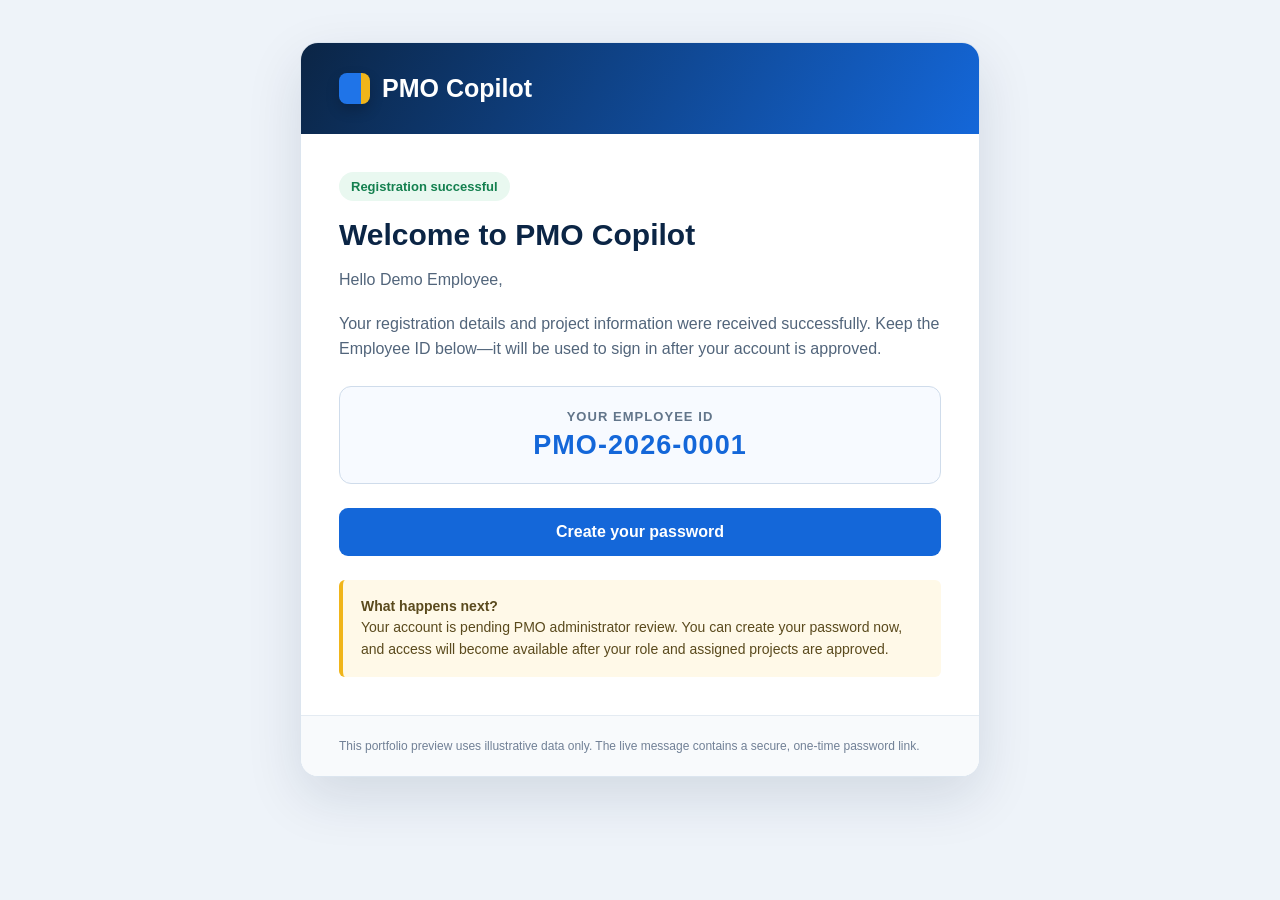
<file: registration-email-preview.html>
<!doctype html>
<html lang="en">
<head>
  <meta charset="utf-8">
  <meta name="viewport" content="width=device-width, initial-scale=1">
  <title>PMO Copilot Registration Email Preview</title>
  <style>
    *{box-sizing:border-box}
    body{margin:0;padding:42px 18px;background:#eef3f9;color:#172b44;font-family:Arial,"Segoe UI",sans-serif}
    .email{width:min(100%,680px);margin:auto;background:#fff;border:1px solid #dce5ef;border-radius:18px;overflow:hidden;box-shadow:0 20px 55px rgba(11,37,69,.12)}
    .header{padding:30px 38px;background:linear-gradient(120deg,#0b2545,#1467d9);color:#fff}
    .brand{display:flex;align-items:center;gap:12px;font-size:25px;font-weight:800}
    .mark{width:31px;height:31px;border-radius:8px;background:linear-gradient(90deg,#1f74e8 0 72%,#f0b51a 72% 100%);box-shadow:0 6px 14px rgba(0,0,0,.2)}
    .body{padding:38px}
    .success{display:inline-block;margin-bottom:16px;padding:7px 12px;border-radius:999px;background:#e9f8f0;color:#14804f;font-size:13px;font-weight:700}
    h1{margin:0 0 14px;color:#0b2545;font-size:30px;line-height:1.2}
    p{margin:0 0 18px;color:#52657b;font-size:16px;line-height:1.6}
    .id-card{margin:24px 0;padding:22px;border:1px solid #cfdceb;border-radius:12px;background:#f7faff;text-align:center}
    .id-card span{display:block;margin-bottom:6px;color:#62758a;font-size:13px;font-weight:700;text-transform:uppercase;letter-spacing:.08em}
    .id-card strong{color:#1467d9;font-size:27px;letter-spacing:.04em}
    .button{display:block;width:100%;margin:22px 0;padding:15px 20px;border-radius:9px;background:#1467d9;color:#fff;text-align:center;text-decoration:none;font-size:16px;font-weight:800}
    .notice{margin-top:24px;padding:16px 18px;border-left:4px solid #f0b51a;border-radius:6px;background:#fff9e8;color:#5a4a1d;font-size:14px;line-height:1.55}
    .footer{padding:21px 38px;border-top:1px solid #e4ebf2;background:#f8fafc;color:#718096;font-size:12px;line-height:1.55}
    @media(max-width:560px){body{padding:18px 10px}.header,.body,.footer{padding-left:22px;padding-right:22px}h1{font-size:25px}.id-card strong{font-size:23px}}
  </style>
</head>
<body>
  <main class="email">
    <header class="header"><div class="brand"><span class="mark"></span>PMO Copilot</div></header>
    <section class="body">
      <span class="success">Registration successful</span>
      <h1>Welcome to PMO Copilot</h1>
      <p>Hello Demo Employee,</p>
      <p>Your registration details and project information were received successfully. Keep the Employee ID below—it will be used to sign in after your account is approved.</p>
      <div class="id-card"><span>Your Employee ID</span><strong>PMO-2026-0001</strong></div>
      <a class="button" href="#" aria-label="Preview only">Create your password</a>
      <div class="notice"><strong>What happens next?</strong><br>Your account is pending PMO administrator review. You can create your password now, and access will become available after your role and assigned projects are approved.</div>
    </section>
    <footer class="footer">This portfolio preview uses illustrative data only. The live message contains a secure, one-time password link.</footer>
  </main>
</body>
</html>
</file>
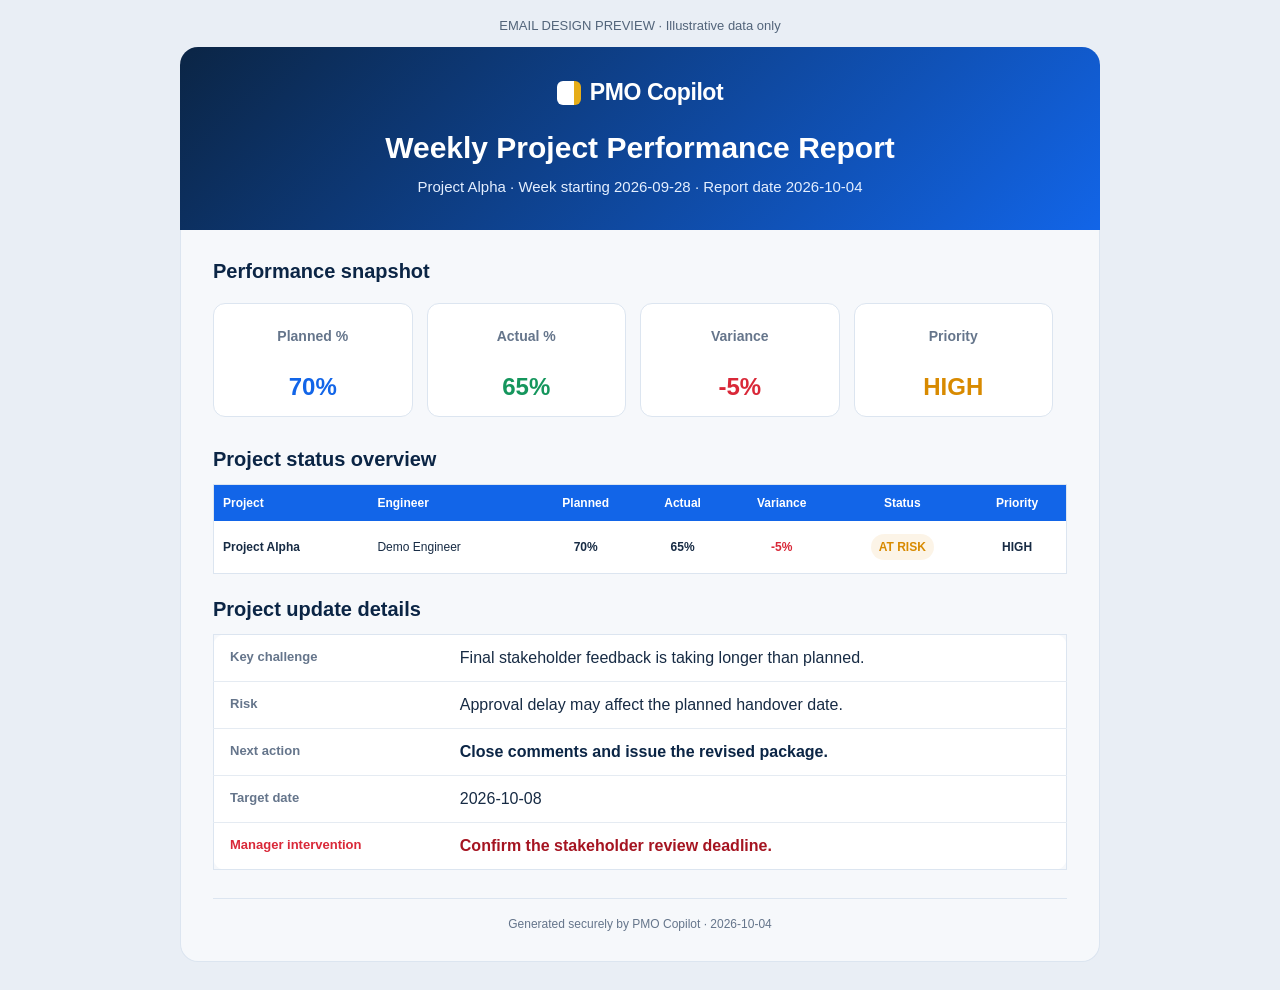
<file: weekly-report-preview.html>
<!doctype html>
<html lang="en">
<head>
  <meta charset="utf-8">
  <meta name="viewport" content="width=device-width,initial-scale=1">
  <title>PMO Copilot — Weekly Report Email Preview</title>
</head>
<body style="margin:0;background:#e9eef5;font-family:Arial,Helvetica,sans-serif;color:#172b44">
  <div style="max-width:920px;margin:0 auto;padding:18px 14px 0;color:#52647a;font-size:13px;text-align:center">
    EMAIL DESIGN PREVIEW · Illustrative data only
  </div>
  <div style="max-width:920px;margin:0 auto;padding:14px 14px 28px">
    <div style="background:linear-gradient(135deg,#0b2545 0%,#1265e8 100%);color:#fff;border-radius:18px 18px 0 0;padding:32px;text-align:center">
      <div style="font-size:23px;font-weight:700;letter-spacing:-.4px"><span style="display:inline-block;width:24px;height:24px;border-radius:6px;background:linear-gradient(90deg,#fff 0 72%,#e6ad18 72% 100%);vertical-align:-5px;margin-right:9px"></span>PMO Copilot</div>
      <h1 style="font-size:30px;line-height:1.2;margin:24px 0 9px;font-weight:700">Weekly Project Performance Report</h1>
      <p style="margin:0;color:#e4efff;font-size:15px;line-height:1.55">Project Alpha · Week starting 2026-09-28 · Report date 2026-10-04</p>
    </div>
    <div style="background:#f6f8fb;border:1px solid #dce5f0;border-top:0;border-radius:0 0 18px 18px;padding:30px 32px">
      <div style="font-size:20px;font-weight:700;color:#0b2545;margin:0 0 13px">Performance snapshot</div>
      <table role="presentation" style="width:100%;border-collapse:collapse;margin:0 -7px 24px"><tr>
        <td style="width:25%;padding:7px;vertical-align:top"><div style="border:1px solid #dce5f0;border-radius:12px;background:#fff;text-align:center;height:112px"><table role="presentation" style="width:100%;height:112px;border-collapse:collapse"><tr><td style="height:39px;padding:13px 8px 0;font-size:14px;line-height:17px;font-weight:700;color:#65758b;white-space:nowrap">Planned %</td></tr><tr><td style="height:60px;padding:0 8px 13px;font-size:24px;line-height:29px;font-weight:700;color:#1265e8">70%</td></tr></table></div></td>
        <td style="width:25%;padding:7px;vertical-align:top"><div style="border:1px solid #dce5f0;border-radius:12px;background:#fff;text-align:center;height:112px"><table role="presentation" style="width:100%;height:112px;border-collapse:collapse"><tr><td style="height:39px;padding:13px 8px 0;font-size:14px;line-height:17px;font-weight:700;color:#65758b;white-space:nowrap">Actual %</td></tr><tr><td style="height:60px;padding:0 8px 13px;font-size:24px;line-height:29px;font-weight:700;color:#15965d">65%</td></tr></table></div></td>
        <td style="width:25%;padding:7px;vertical-align:top"><div style="border:1px solid #dce5f0;border-radius:12px;background:#fff;text-align:center;height:112px"><table role="presentation" style="width:100%;height:112px;border-collapse:collapse"><tr><td style="height:39px;padding:13px 8px 0;font-size:14px;line-height:17px;font-weight:700;color:#65758b;white-space:nowrap">Variance</td></tr><tr><td style="height:60px;padding:0 8px 13px;font-size:24px;line-height:29px;font-weight:700;color:#d92838">-5%</td></tr></table></div></td>
        <td style="width:25%;padding:7px;vertical-align:top"><div style="border:1px solid #dce5f0;border-radius:12px;background:#fff;text-align:center;height:112px"><table role="presentation" style="width:100%;height:112px;border-collapse:collapse"><tr><td style="height:39px;padding:13px 8px 0;font-size:14px;line-height:17px;font-weight:700;color:#65758b;white-space:nowrap">Priority</td></tr><tr><td style="height:60px;padding:0 8px 13px;font-size:24px;line-height:29px;font-weight:700;color:#d88a00">HIGH</td></tr></table></div></td>
      </tr></table>
      <div style="font-size:20px;font-weight:700;color:#0b2545;margin:0 0 13px">Project status overview</div>
      <table style="width:100%;border-collapse:collapse;background:#fff;border:1px solid #dce5f0;font-size:12px;margin-bottom:24px">
        <thead><tr style="background:#1265e8;color:#fff"><th style="padding:11px 9px;text-align:left">Project</th><th style="padding:11px 9px;text-align:left">Engineer</th><th style="padding:11px 9px;text-align:center">Planned</th><th style="padding:11px 9px;text-align:center">Actual</th><th style="padding:11px 9px;text-align:center">Variance</th><th style="padding:11px 9px;text-align:center">Status</th><th style="padding:11px 9px;text-align:center">Priority</th></tr></thead>
        <tbody><tr><td style="padding:13px 9px;font-weight:700">Project Alpha</td><td style="padding:13px 9px">Demo Engineer</td><td style="padding:13px 9px;text-align:center;font-weight:700">70%</td><td style="padding:13px 9px;text-align:center;font-weight:700">65%</td><td style="padding:13px 9px;text-align:center;font-weight:700;color:#d92838">-5%</td><td style="padding:13px 9px;text-align:center"><span style="display:inline-block;padding:6px 8px;border-radius:999px;background:#d88a0018;color:#d88a00;font-weight:700;white-space:nowrap">AT RISK</span></td><td style="padding:13px 9px;text-align:center;font-weight:700">HIGH</td></tr></tbody>
      </table>
      <div style="font-size:20px;font-weight:700;color:#0b2545;margin:0 0 13px">Project update details</div>
      <table style="width:100%;border-collapse:collapse;background:#fff;border:1px solid #dce5f0;border-radius:13px">
        <tr><td style="width:27%;padding:14px 16px;border-bottom:1px solid #e5ebf2;color:#65758b;font-size:13px;font-weight:700;vertical-align:top">Key challenge</td><td style="padding:14px 16px;border-bottom:1px solid #e5ebf2">Final stakeholder feedback is taking longer than planned.</td></tr>
        <tr><td style="padding:14px 16px;border-bottom:1px solid #e5ebf2;color:#65758b;font-size:13px;font-weight:700;vertical-align:top">Risk</td><td style="padding:14px 16px;border-bottom:1px solid #e5ebf2">Approval delay may affect the planned handover date.</td></tr>
        <tr><td style="padding:14px 16px;border-bottom:1px solid #e5ebf2;color:#65758b;font-size:13px;font-weight:700;vertical-align:top">Next action</td><td style="padding:14px 16px;border-bottom:1px solid #e5ebf2;font-weight:700;color:#0b2545">Close comments and issue the revised package.</td></tr>
        <tr><td style="padding:14px 16px;border-bottom:1px solid #e5ebf2;color:#65758b;font-size:13px;font-weight:700;vertical-align:top">Target date</td><td style="padding:14px 16px;border-bottom:1px solid #e5ebf2">2026-10-08</td></tr>
        <tr><td style="padding:14px 16px;color:#d92838;font-size:13px;font-weight:700;vertical-align:top">Manager intervention</td><td style="padding:14px 16px;color:#a51421;font-weight:700">Confirm the stakeholder review deadline.</td></tr>
      </table>
      <div style="margin-top:28px;padding-top:18px;border-top:1px solid #dce5f0;color:#65758b;font-size:12px;text-align:center">Generated securely by PMO Copilot · 2026-10-04</div>
    </div>
  </div>
</body>
</html>
</file>
<file: portal.css>
:root{--navy:#0b2545;--navy-2:#17395f;--blue:#1265e8;--blue-2:#0d55c7;--gold:#e6ad18;--ink:#172b44;--muted:#65758b;--soft:#f4f7fb;--line:#dce5f0;--white:#fff;--green:#15965d;--amber:#d88a00;--red:#d92838;--purple:#6847d9;--shadow:0 12px 32px rgba(11,37,69,.09)}
*{box-sizing:border-box}html{-webkit-text-size-adjust:100%}body{margin:0;color:var(--ink);background:var(--soft);font-family:Arial,Helvetica,sans-serif;font-size:16px;line-height:1.45;font-weight:400}button,input,select,textarea{font:inherit}button,.button-link{border:0;border-radius:9px;padding:11px 16px;font-weight:700;cursor:pointer;background:var(--blue);color:#fff;text-decoration:none;text-align:center;transition:.18s ease}button:hover,.button-link:hover{background:var(--blue-2);transform:translateY(-1px)}button:disabled{opacity:.55;cursor:not-allowed;transform:none}.secondary{background:#fff!important;color:var(--navy)!important;border:1px solid #b9c9dc!important}.secondary:hover{border-color:var(--blue)!important;background:#f6f9ff!important}.danger-link{background:transparent;color:var(--red);padding:8px 10px}.danger-link:hover{background:#fff1f2}.hidden{display:none!important}.wordmark{display:flex;align-items:center;justify-content:center;gap:11px;color:var(--navy);font-size:28px;font-weight:700;letter-spacing:-.025em}.brand-mark{width:29px;height:29px;flex:0 0 29px;border-radius:8px;background:linear-gradient(90deg,var(--blue) 0 72%,var(--gold) 72% 100%);box-shadow:0 5px 12px rgba(11,37,69,.18)}
.auth-page{min-height:100vh;display:grid;place-items:center;padding:28px 20px;background:linear-gradient(135deg,#eef4fb,#f8fafc)}.auth-card{width:min(100%,560px);padding:clamp(30px,4vw,48px);border:1px solid #dce7f2;border-radius:18px;background:#fff;box-shadow:0 22px 55px rgba(11,37,69,.13)}.wide-auth{width:min(100%,650px)}.auth-card .wordmark{margin-bottom:28px}.auth-card h1{margin:0 0 8px;text-align:center;font-size:36px;line-height:1.18;letter-spacing:-.035em}.auth-intro{text-align:center;color:var(--muted);font-size:17px;line-height:1.55;margin:0 0 25px}.auth-actions{display:grid;gap:12px}.auth-actions button,.auth-actions .button-link,#create-password-submit,#send-recovery{width:100%;min-height:52px}.auth-back{margin-top:16px;width:100%;min-height:52px;background:#fff!important;color:var(--navy)!important;border:1px solid var(--blue)!important}.field-label{display:block;color:#31455e;font-size:15px;font-weight:700}.auth-card input,.auth-card select,.auth-card textarea{width:100%;padding:12px;border:1px solid var(--line);border-radius:9px;margin:5px 0 14px;background:#fff;color:var(--ink)}.password-wrap{position:relative}.password-wrap input{padding-right:58px}.toggle-password{position:absolute;right:8px;top:10px;padding:6px 8px;color:var(--blue);background:transparent;font-size:13px}.strength,.helper{margin:-4px 0 15px;color:var(--muted);font-size:14px}.strength strong{color:var(--blue)}.recovery-panel{margin-top:14px;padding-top:14px;border-top:1px solid var(--line)}
.notice{padding:13px 15px;border-radius:9px;margin:12px 0}.notice.error{background:#fff1f2;color:#a51421;border:1px solid #fecdd3}.notice.ok{background:#edfbf3;color:#086a40;border:1px solid #b7edcf}.notice.info{background:#eef6ff;color:#15549b;border:1px solid #cbe2ff}
.portal{min-height:100vh;display:grid;grid-template:76px 1fr / 274px 1fr}.topbar{grid-column:1/3;background:#fff;border-bottom:1px solid var(--line);display:flex;align-items:center;justify-content:space-between;padding:0 28px;position:sticky;top:0;z-index:20}.portal-wordmark{justify-content:flex-start;font-size:25px}.top-actions{display:flex;align-items:center;gap:18px}.icon-button{width:38px;height:38px;padding:0;border-radius:50%;background:#eef5ff;color:var(--blue)}.user-chip{display:flex;align-items:center;gap:10px}.user-chip strong,.user-chip small{display:block}.user-chip small{color:var(--muted);font-size:13px}.avatar{display:grid;place-items:center;width:42px;height:42px;border-radius:50%;background:#dceaff;color:var(--blue);font-weight:700}.logout-button{background:#fff;color:var(--navy);border:1px solid var(--line)}.sidebar{grid-row:2;background:#fff;border-right:1px solid var(--line);padding:25px 12px;display:flex;flex-direction:column;gap:7px;min-height:calc(100vh - 76px)}.nav-item{display:grid;grid-template-columns:25px 1fr auto;align-items:center;gap:10px;width:100%;padding:13px 15px;background:transparent;color:#42556f;text-align:left;border-radius:10px}.nav-item:hover{background:#f1f6fd;color:var(--navy);transform:none}.nav-item.active{background:var(--blue);color:#fff;box-shadow:0 7px 18px rgba(18,101,232,.2)}.nav-badge{display:grid;place-items:center;min-width:24px;height:24px;border-radius:999px;background:#fff;color:var(--blue);font-size:12px}.sidebar-note{margin:auto 8px 0;padding:14px;border-radius:10px;background:#f5f8fc;border:1px solid var(--line)}.sidebar-note strong,.sidebar-note small{display:block}.sidebar-note small{margin-top:4px;color:var(--muted);font-size:12px}.content{min-width:0;padding:30px clamp(20px,3vw,48px) 50px}.page-head{display:flex;justify-content:space-between;align-items:center;gap:18px;margin-bottom:22px}.page-head h1{font-size:clamp(30px,3vw,43px);line-height:1.1;margin:0 0 6px;letter-spacing:-.04em;color:var(--navy)}.page-head p{margin:0;color:var(--muted)}
.card{background:#fff;border:1px solid var(--line);border-radius:15px;padding:22px;box-shadow:var(--shadow)}.summary-grid{display:grid;grid-template-columns:repeat(3,minmax(0,1fr));gap:16px;margin-bottom:20px}.summary-card h3{display:flex;align-items:center;justify-content:space-between;margin:0 0 20px;font-size:20px;font-weight:700}.source-tag{font-size:11px;color:var(--muted);font-weight:600}.metric-row{display:grid;grid-template-columns:repeat(3,1fr);gap:8px}.metric{display:flex;flex-direction:column;justify-content:flex-start;text-align:center;padding:7px 10px;border-right:1px solid var(--line);min-width:0}.metric:last-child{border:0}.metric strong,.metric small{display:block;font-family:Arial,Helvetica,sans-serif;font-weight:700}.metric small{order:-1;color:var(--muted);font-size:16px;line-height:21px;min-height:21px;margin:0 0 8px}.metric strong{font-size:24px;line-height:29px;min-height:29px;color:var(--navy);letter-spacing:-.02em;overflow-wrap:anywhere}.metric.blue strong{color:var(--blue)}.metric.green strong{color:var(--green)}.metric.amber strong{color:var(--amber)}.metric.red strong{color:var(--red)}.metric.purple strong{color:var(--purple)}
.section-grid{display:grid;grid-template-columns:1.45fr .85fr;gap:18px}.card h2{margin:0 0 16px;color:var(--navy);font-size:23px}.card h3{color:var(--navy)}.empty{padding:42px 20px;text-align:center;color:var(--muted)}.empty strong{display:block;color:var(--navy);font-size:20px;margin-bottom:6px}.list{display:grid;gap:12px}.list-item{display:flex;justify-content:space-between;align-items:center;gap:15px;padding:14px;border:1px solid var(--line);border-radius:11px}.list-item strong,.list-item small{display:block}.list-item small{color:var(--muted);margin-top:3px}.table-wrap{overflow:auto;border:1px solid var(--line);border-radius:11px;background:#fff}table{width:100%;border-collapse:collapse;min-width:720px}th,td{padding:13px 14px;text-align:left;border-bottom:1px solid var(--line);vertical-align:middle}th{background:#f7f9fc;color:#52647a;font-size:12px;text-transform:uppercase;letter-spacing:.04em}tr:last-child td{border-bottom:0}.pill{display:inline-flex;align-items:center;gap:6px;border-radius:999px;padding:5px 9px;font-size:12px;font-weight:700;background:#eef2f7;color:#52647a;white-space:nowrap}.pill.pending,.pill.at_risk{background:#fff5df;color:#9a6100}.pill.active,.pill.on_track,.pill.available,.pill.regular,.pill.sent{background:#e9f9f0;color:#087647}.pill.suspended,.pill.delayed,.pill.overdue,.pill.failed{background:#fff0f1;color:#b01928}.pill.on_leave{background:#f0ecff;color:#5b3aca}.pill.not_started,.pill.not_provided,.pill.previewed{background:#eef2f7;color:#52647a}.pill.completed{background:#eaf8ff;color:#006b9d}.muted{color:var(--muted)}
.approval-card{margin-bottom:17px}.employee-head{display:grid;grid-template-columns:auto 1fr auto;gap:16px;align-items:center;padding-bottom:17px;border-bottom:1px solid var(--line)}.employee-head .avatar{width:54px;height:54px;font-size:19px}.employee-head h3{margin:0;font-size:22px}.employee-meta{display:flex;flex-wrap:wrap;gap:7px 18px;margin-top:5px;color:var(--muted);font-size:14px}.project-chips{display:flex;flex-wrap:wrap;gap:8px;margin:16px 0}.project-chip{padding:8px 10px;border-radius:8px;background:#eff5fd;color:#24415f;font-size:13px}.card-actions{display:flex;flex-wrap:wrap;gap:10px;align-items:center}.warning-note{padding:11px 12px;border-radius:9px;background:#fff8e8;color:#8a5a00;font-size:13px;margin:12px 0}.status-sections{display:grid;grid-template-columns:repeat(3,minmax(0,1fr));gap:16px}.status-sections.four{grid-template-columns:repeat(4,minmax(0,1fr))}.status-section h3{margin:0 0 12px}.status-section .count{font-size:34px;font-weight:700;color:var(--navy)}
.filters{display:flex;flex-wrap:wrap;gap:10px;margin-bottom:15px}.filters input,.filters select{width:auto;min-width:170px;margin:0}.form-grid{display:grid;grid-template-columns:repeat(2,minmax(0,1fr));gap:14px}.form-grid label{font-size:13px;font-weight:700;color:#3b4f68}.form-grid input,.form-grid select,.form-grid textarea,.dialog-card input,.dialog-card select,.dialog-card textarea{width:100%;margin-top:5px;padding:11px;border:1px solid var(--line);border-radius:8px;background:#fff;color:var(--ink)}.full{grid-column:1/-1}.checkbox-list{display:grid;gap:8px;max-height:240px;overflow:auto;border:1px solid var(--line);padding:10px;border-radius:9px}.check-row{display:grid;grid-template-columns:auto 1fr auto;gap:9px;align-items:center;padding:7px}.check-row input{width:auto;margin:0}.check-row small{color:var(--muted)}
.report-preview{margin-top:18px}.report-toolbar{display:flex;flex-wrap:wrap;gap:10px;margin-bottom:15px}.report-note{padding:13px;background:#f7f9fc;border:1px solid var(--line);border-radius:9px;color:var(--muted);font-size:13px}.audit-list{display:grid;gap:10px}.audit-item{border-left:3px solid var(--blue);padding:6px 0 6px 12px}.audit-item small{display:block;color:var(--muted)}
dialog{border:0;padding:0;background:transparent;max-width:none}dialog::backdrop{background:rgba(8,25,47,.6);backdrop-filter:blur(2px)}.dialog-card{position:relative;width:min(92vw,720px);max-height:88vh;overflow:auto;background:#fff;border-radius:16px;padding:28px;box-shadow:0 30px 80px rgba(0,0,0,.24)}.dialog-close{position:absolute;right:14px;top:12px;background:transparent;color:var(--muted);font-size:27px;padding:4px 9px}.dialog-card h2{margin:0 35px 6px 0;color:var(--navy)}.dialog-card>div>p{color:var(--muted)}.dialog-actions{display:flex;justify-content:flex-end;gap:10px;margin-top:20px;padding-top:16px;border-top:1px solid var(--line)}
@media(max-width:1050px){.portal{grid-template:70px auto 1fr/1fr}.topbar{grid-column:1;grid-row:1;padding:0 18px}.sidebar{grid-row:2;min-height:auto;border-right:0;border-bottom:1px solid var(--line);padding:10px;flex-direction:row;overflow:auto;position:sticky;top:70px;z-index:15}.nav-item{display:flex;min-width:max-content}.sidebar-note{display:none}.content{grid-row:3}.summary-grid,.status-sections,.status-sections.four{grid-template-columns:1fr}.section-grid{grid-template-columns:1fr}}
@media(max-width:680px){body{font-size:16px}.auth-page{min-height:100dvh;padding:16px}.auth-card{padding:28px 22px}.auth-card h1{font-size:30px}.topbar{height:66px}.portal-wordmark{font-size:20px}.portal-wordmark .brand-mark{width:24px;height:24px;flex-basis:24px}.icon-button,.user-chip small,.logout-button{display:none}.sidebar{top:66px}.nav-item{font-size:13px;padding:10px}.nav-item span{display:none}.content{padding:22px 14px 40px}.page-head{align-items:flex-start;flex-direction:column}.page-head h1{font-size:31px}.summary-grid{gap:11px}.metric-row{gap:2px}.metric{padding:6px 4px}.metric small{font-size:13px;line-height:17px;min-height:34px;margin-bottom:5px;display:flex;align-items:flex-end;justify-content:center}.metric strong{font-size:19px;line-height:24px;min-height:24px;letter-spacing:-.025em}.employee-head{grid-template-columns:auto 1fr}.employee-head>.pill{grid-column:1/-1;justify-self:start}.form-grid{grid-template-columns:1fr}.full{grid-column:auto}.dialog-card{width:95vw;padding:24px 18px}.top-actions{gap:8px}}
@media print{.topbar,.sidebar,.page-head button,.report-toolbar,#global-message{display:none!important}.portal{display:block}.content{padding:0}.portal-view{display:none!important}[data-view-panel="reports"]{display:block!important}.card{box-shadow:none;border-color:#bbb}.report-note{display:none}}
.pill.not_required,.pill.not_registered{background:#eef2f7;color:#52647a}
@media(max-width:680px){.logout-button{display:block;padding:8px 10px;font-size:12px}.user-chip{display:none}}
.metric small{white-space:nowrap}.metric strong{overflow-wrap:normal;word-break:keep-all;white-space:nowrap}
@media(max-width:680px){.metric small{white-space:normal}.metric strong{white-space:normal}}
.pill.late{background:#fff5df;color:#9a6100}
.metric-row.four{grid-template-columns:repeat(4,1fr)}
.metric-row.four .metric small{display:flex;align-items:flex-end;justify-content:center;min-height:34px;font-size:14px;line-height:17px;white-space:normal;text-align:center}
@media(max-width:680px){.metric-row.four .metric small{font-size:12px;line-height:15px;min-height:30px}}
</file>
